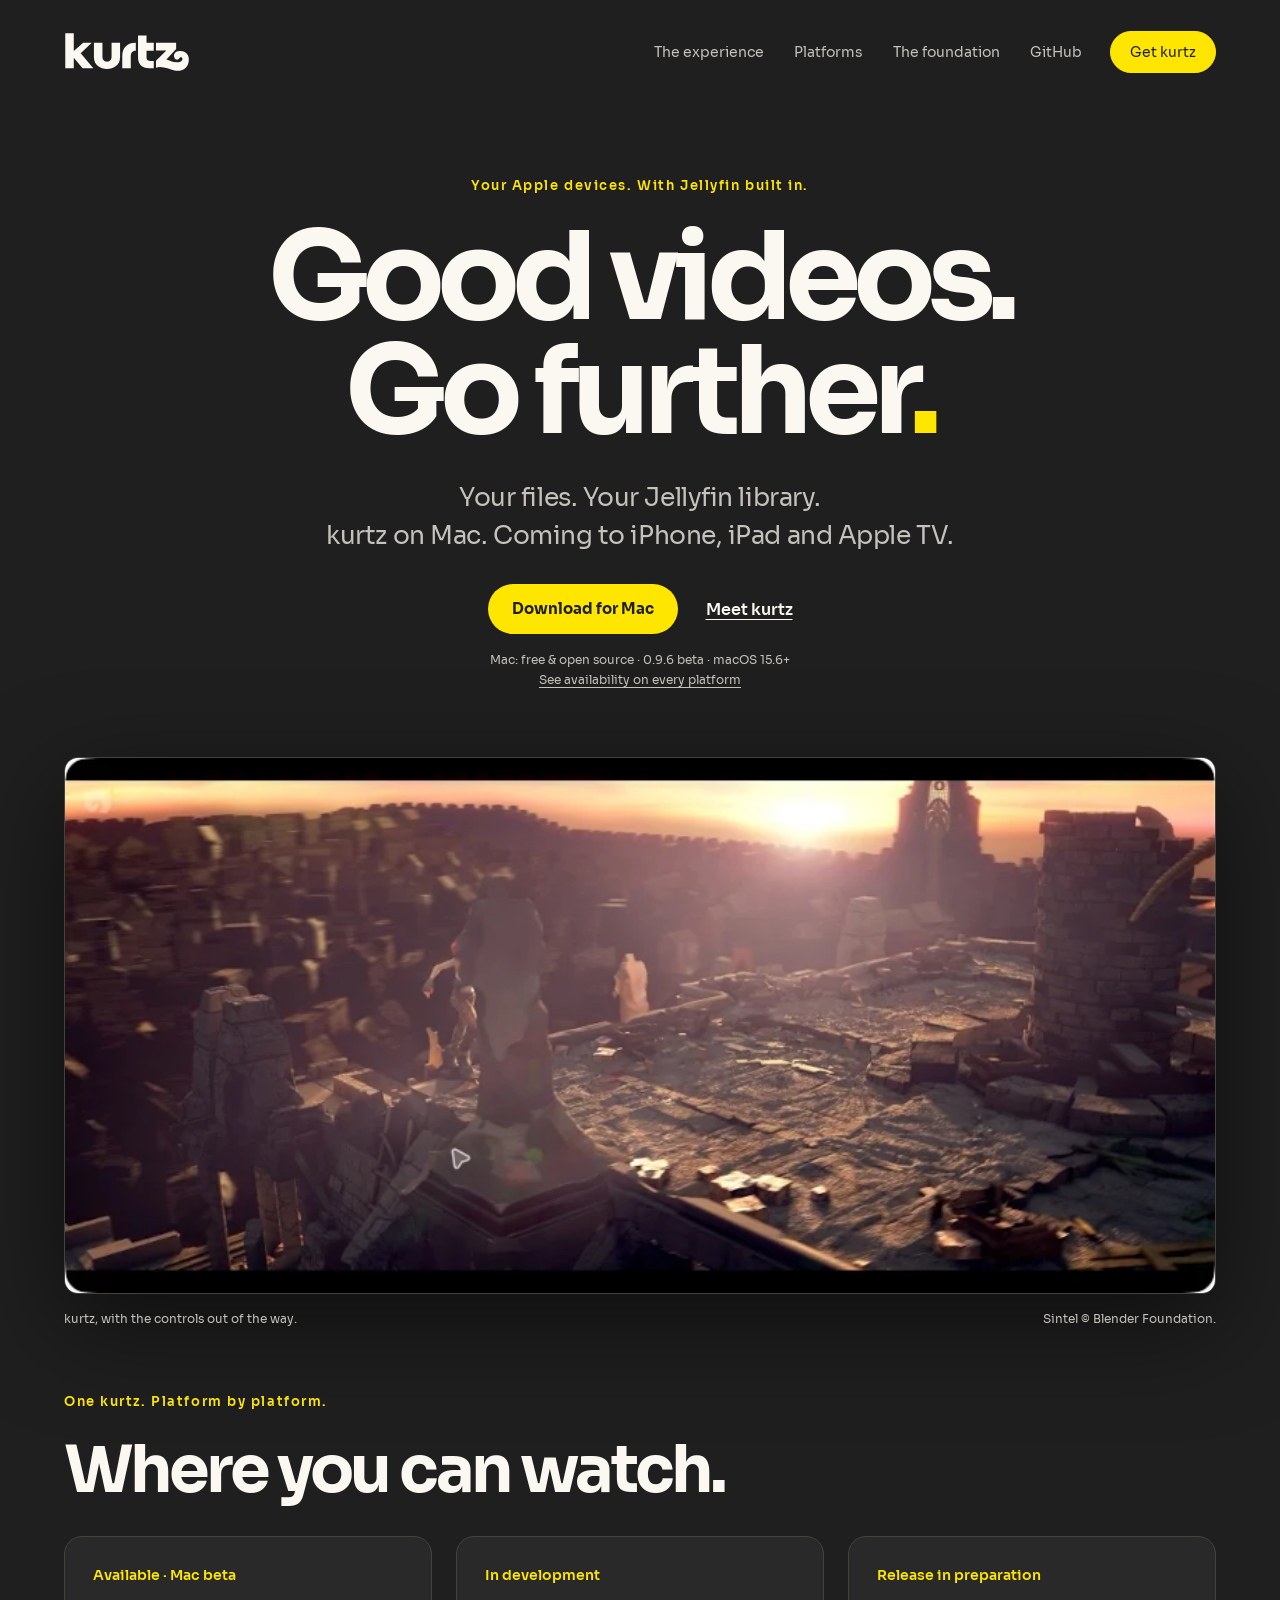
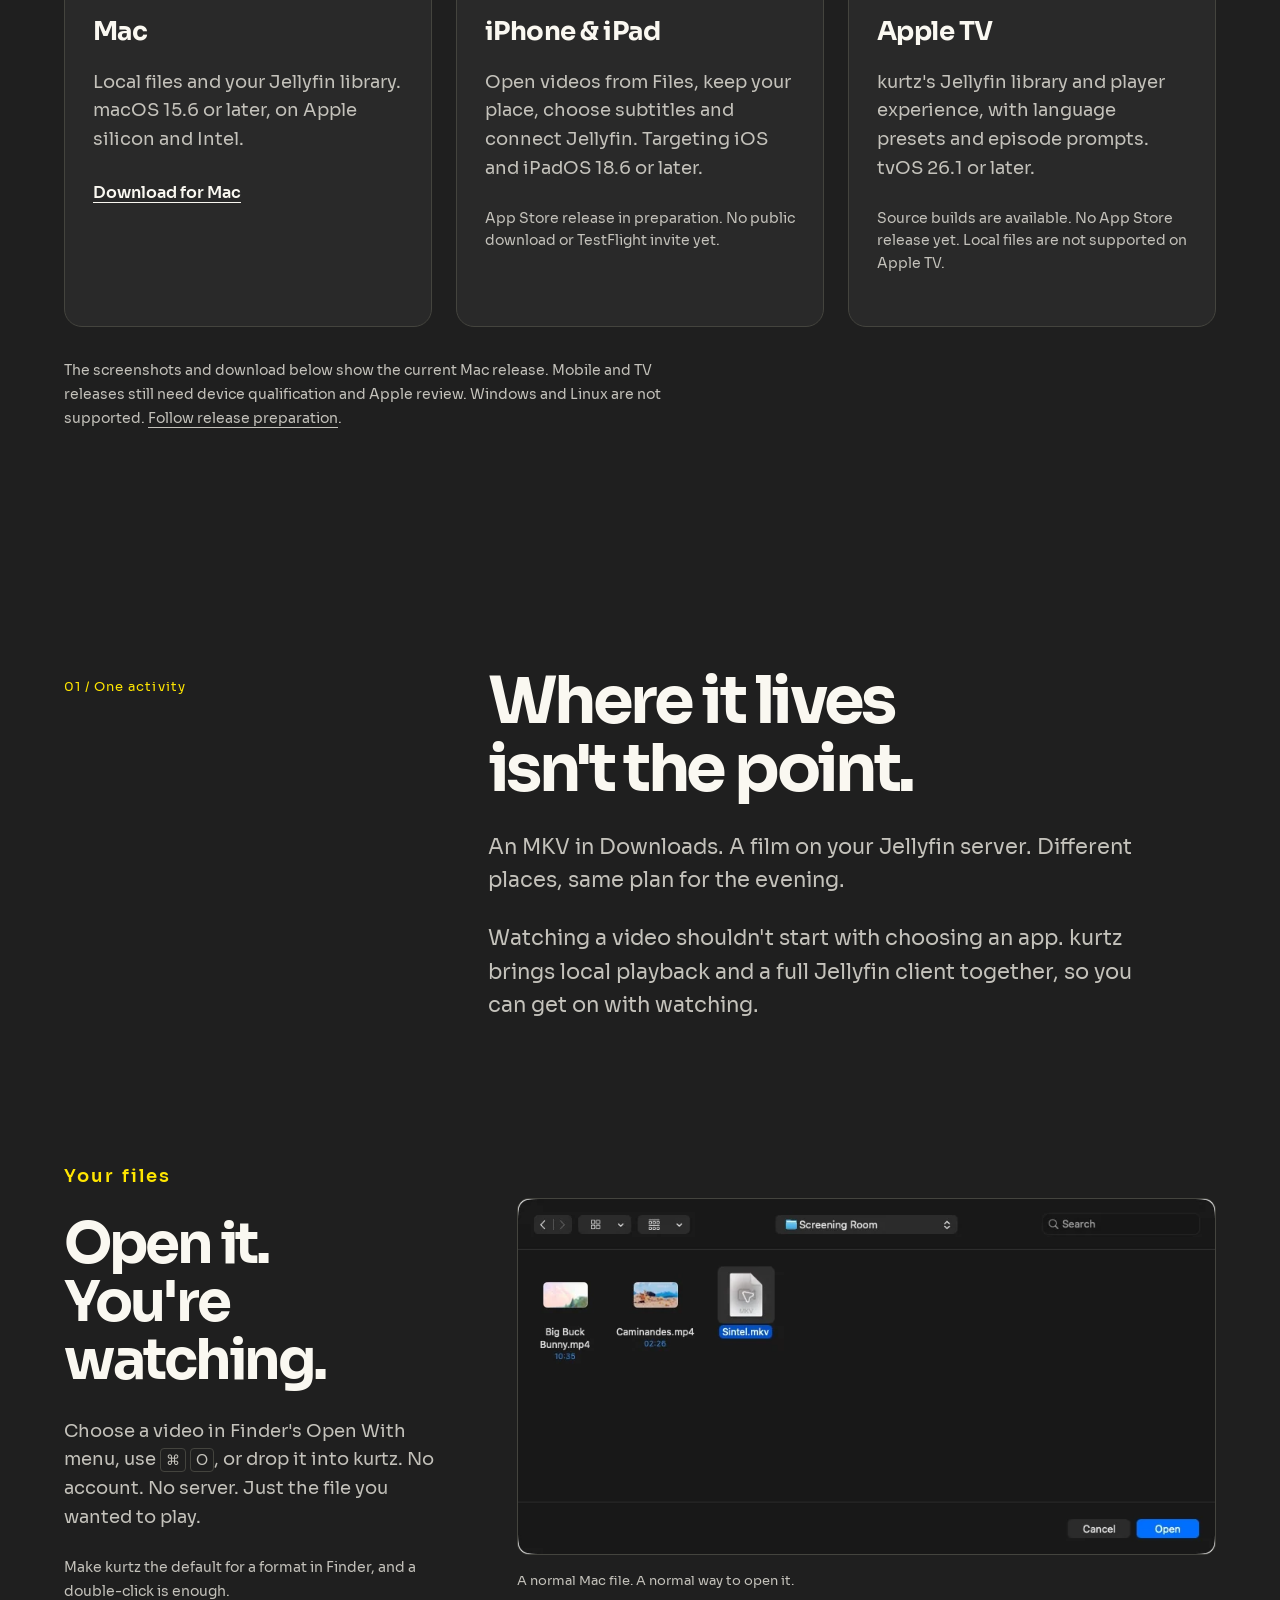
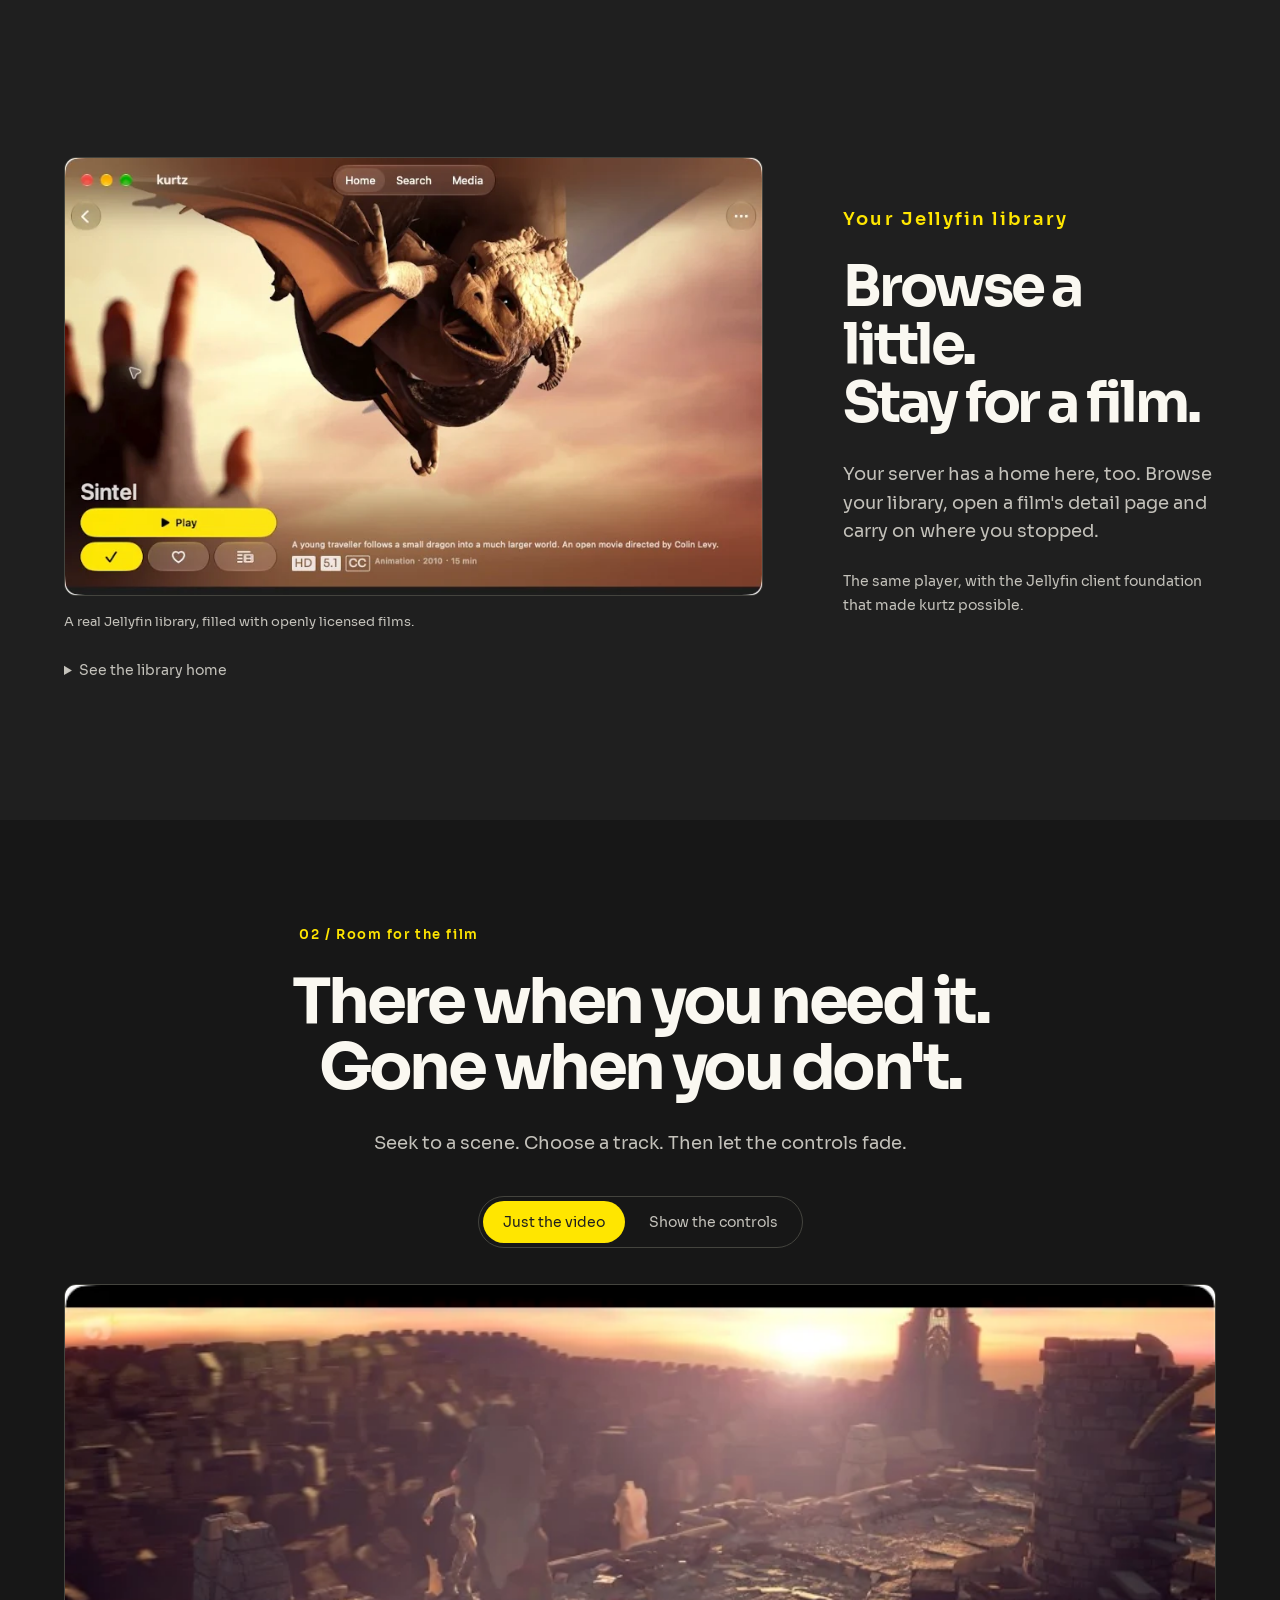
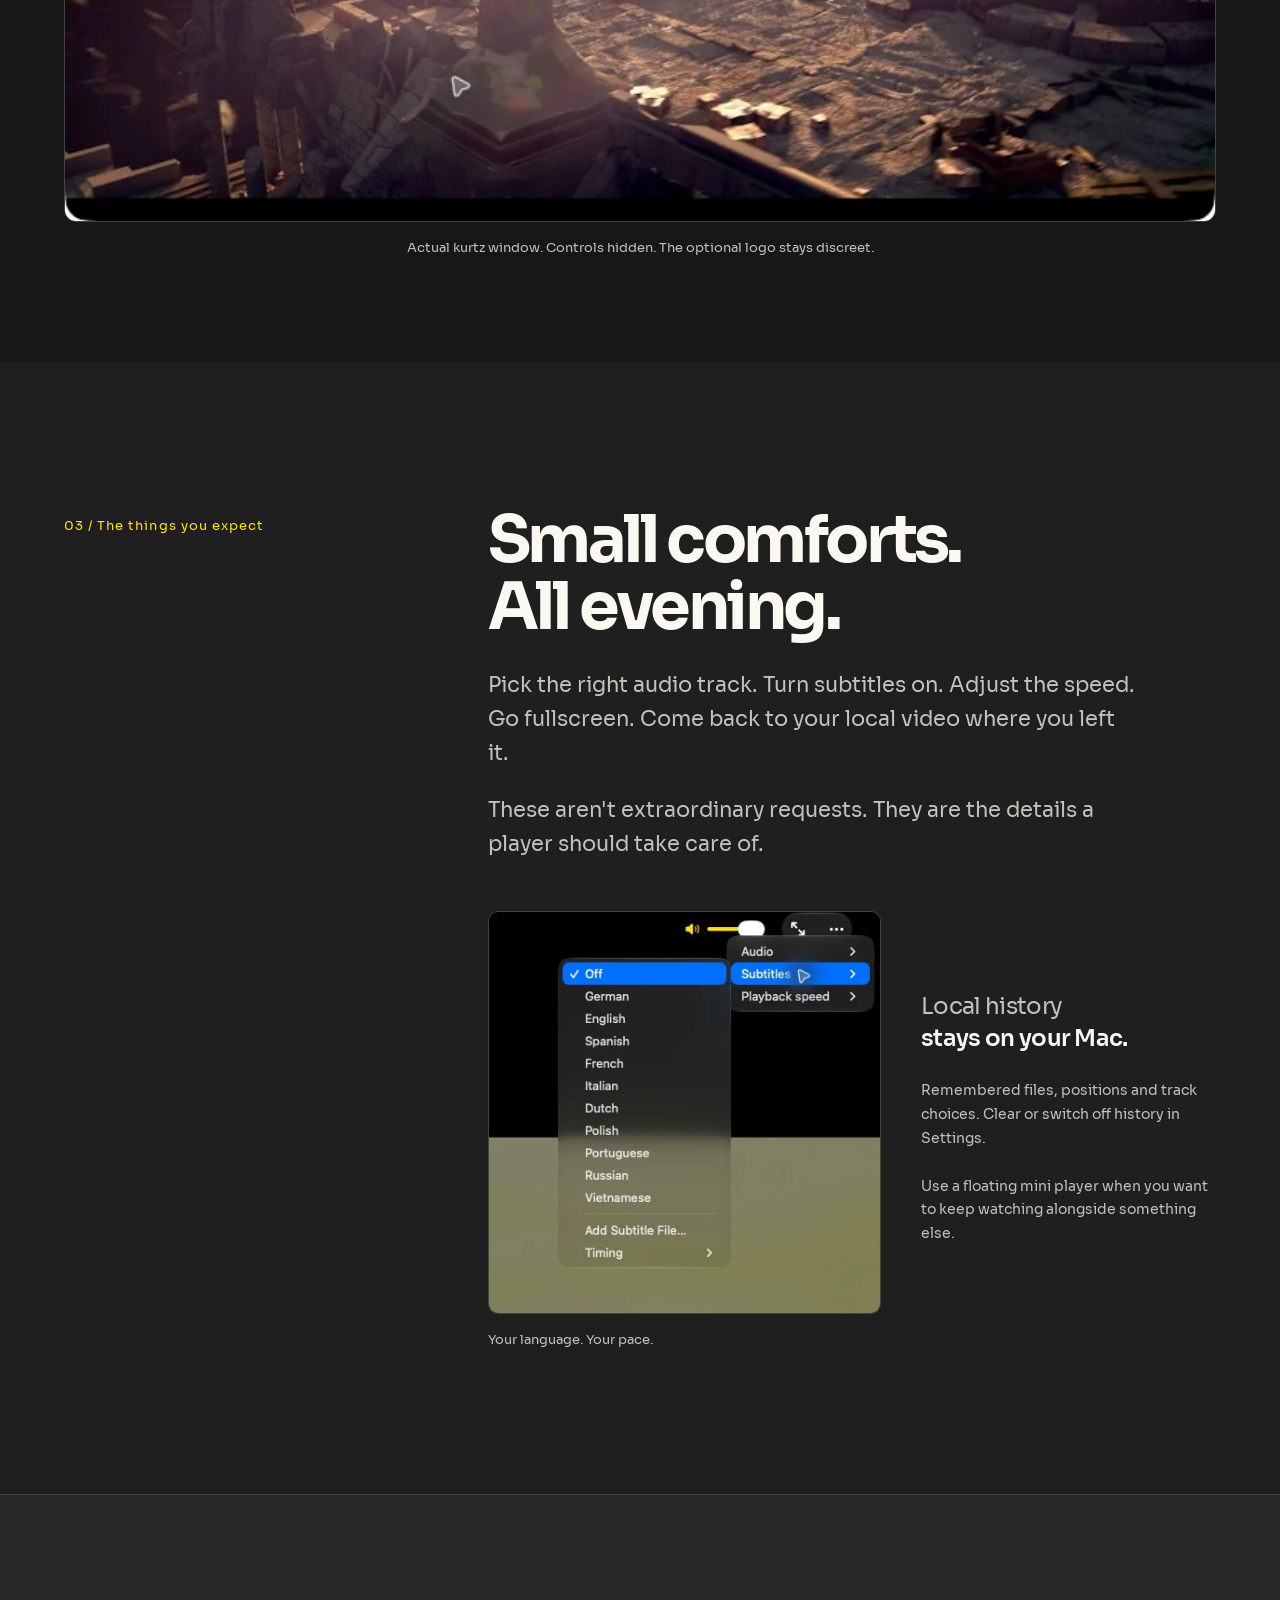
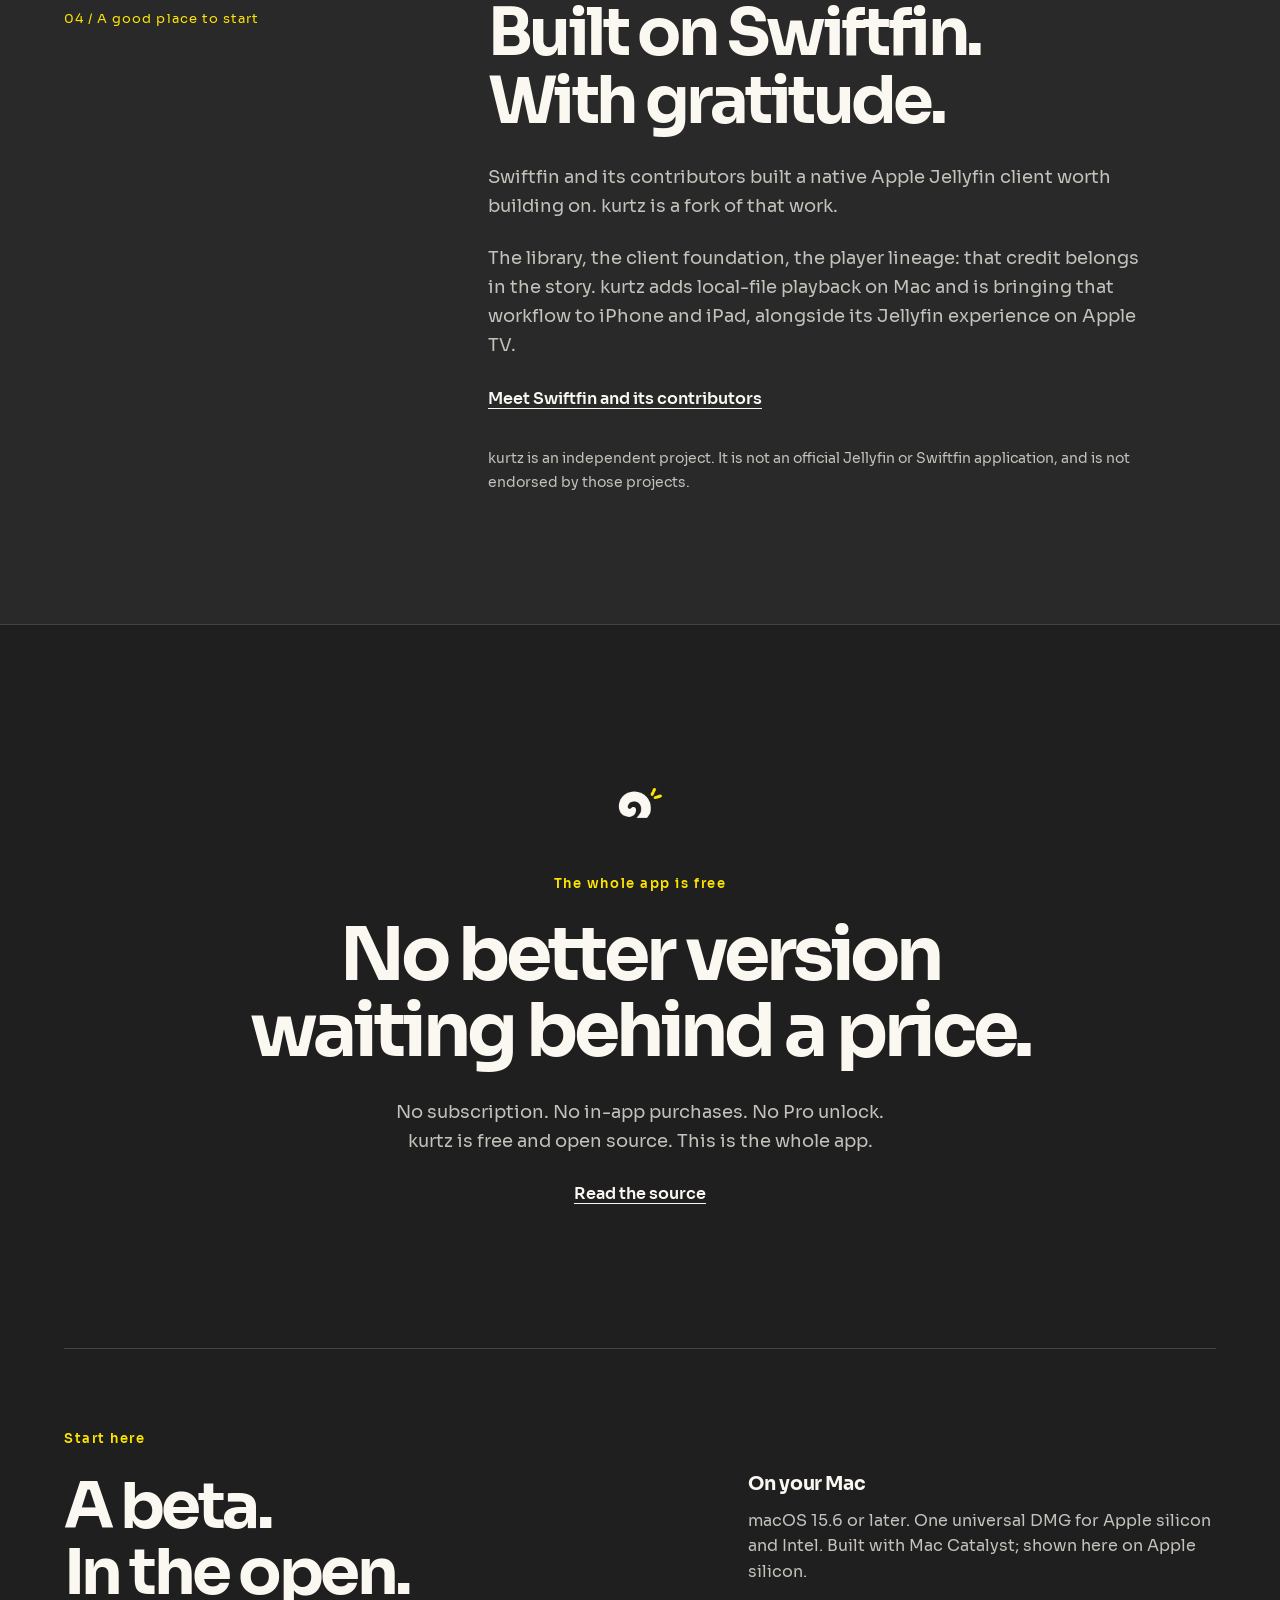
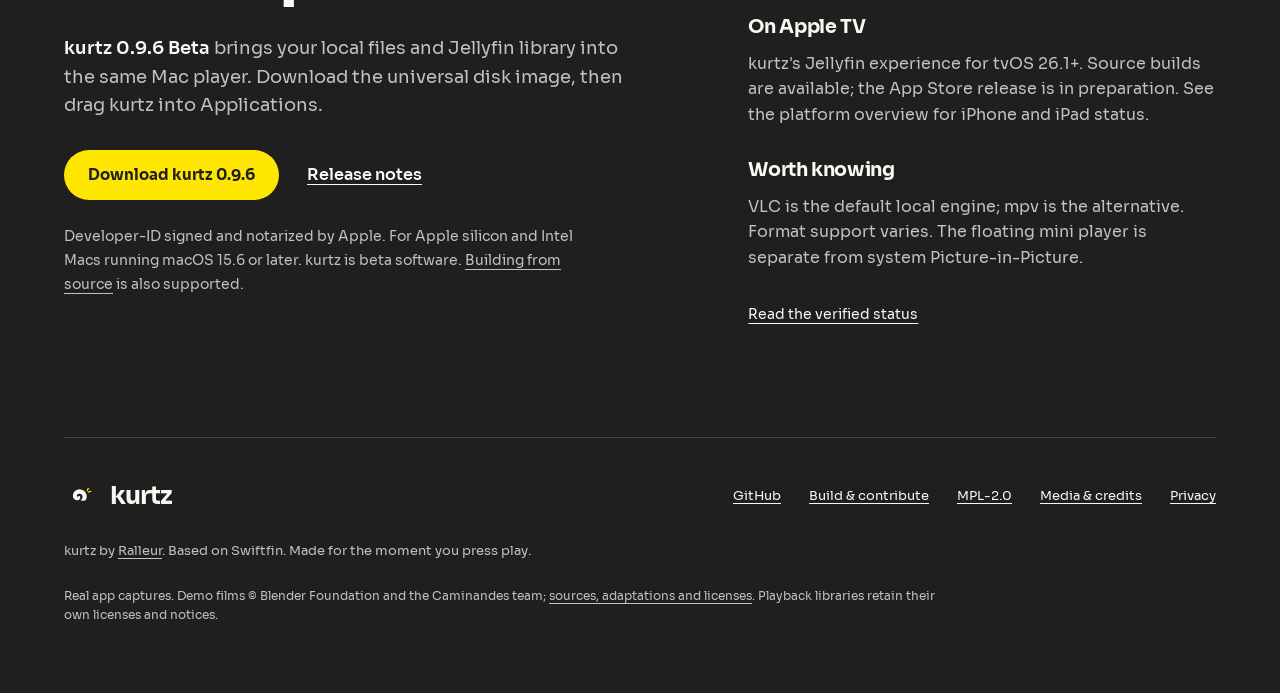
<file: website/index.html>
<!doctype html>
<html lang="en">
<head>
  <meta charset="utf-8">
  <meta name="viewport" content="width=device-width, initial-scale=1">
  <title>kurtz — Good videos go further.</title>
  <meta name="description" content="kurtz for Mac, iPhone, iPad and Apple TV. Mac beta available now; iOS, iPadOS and tvOS releases in preparation. Free and open source, with Jellyfin built in.">
  <meta name="theme-color" content="#1f1f1f">
  <link rel="canonical" href="https://ralleur.github.io/kurtz/">
  <meta property="og:type" content="website">
  <meta property="og:title" content="kurtz — Good videos go further.">
  <meta property="og:description" content="Your files. Your Jellyfin library. Mac beta available now. iPhone, iPad and Apple TV releases in preparation. Free and open source.">
  <meta property="og:url" content="https://ralleur.github.io/kurtz/">
  <meta property="og:image" content="https://ralleur.github.io/kurtz/assets/social-preview.jpg">
  <meta property="og:image:width" content="1200">
  <meta property="og:image:height" content="630">
  <meta name="twitter:card" content="summary_large_image">
  <link rel="icon" type="image/png" href="assets/kurtz-icon.png">
  <link rel="stylesheet" href="style.css">
  <script src="site.js" defer></script>
</head>
<body>
<a class="skip" href="#main">Skip to content</a>
<header class="nav wrap">
  <a class="brand" href="#" aria-label="kurtz home"><img class="wordmark" src="assets/kurtz-wordmark.svg" alt="kurtz" width="400" height="128"></a>
  <nav aria-label="Main navigation"><a href="#experience">The experience</a><a href="#platforms">Platforms</a><a href="#foundation">The foundation</a><a href="https://github.com/ralleur/kurtz">GitHub</a></nav>
  <a class="nav-cta" href="#get-kurtz">Get kurtz</a>
</header>
<main id="main">
  <section class="hero wrap" aria-labelledby="hero-title">
    <p class="eyebrow">Your Apple devices. With Jellyfin built in.</p>
    <h1 id="hero-title">Good videos.<br>Go further<span class="accent">.</span></h1>
    <p class="intro">Your files. Your Jellyfin library.<br>kurtz on Mac. Coming to iPhone, iPad and Apple TV.</p>
    <div class="actions"><a class="button" href="https://github.com/ralleur/kurtz/releases/download/kurtz-0.9.6/kurtz-0.9.6-macOS-universal.dmg">Download for Mac</a><a class="text-link" href="#experience">Meet kurtz</a></div>
    <p class="micro">Mac: free &amp; open source · 0.9.6 beta · macOS 15.6+<br><a href="#platforms">See availability on every platform</a></p>
    <figure class="hero-frame">
      <img src="assets/player-clean-823.webp" srcset="assets/player-clean-768.webp 768w, assets/player-clean-823.webp 823w" sizes="(max-width: 760px) 100vw, min(92vw, 1366px)" width="823" height="383" fetchpriority="high" alt="Sintel playing in the real kurtz Mac window with all playback controls hidden.">
      <figcaption>kurtz, with the controls out of the way. <span>Sintel © Blender Foundation.</span></figcaption>
    </figure>
  </section>

  <section class="platform-overview wrap" id="platforms" aria-labelledby="platforms-title">
    <p class="eyebrow">One kurtz. Platform by platform.</p>
    <h2 id="platforms-title">Where you can watch.</h2>
    <div class="platform-grid">
      <article><p class="availability">Available · Mac beta</p><h3>Mac</h3><p>Local files and your Jellyfin library. macOS 15.6 or later, on Apple silicon and Intel.</p><a class="text-link" href="#get-kurtz">Download for Mac</a></article>
      <article><p class="availability upcoming">In development</p><h3>iPhone &amp; iPad</h3><p>Open videos from Files, keep your place, choose subtitles and connect Jellyfin. Targeting iOS and iPadOS 18.6 or later.</p><p class="detail">App Store release in preparation. No public download or TestFlight invite yet.</p></article>
      <article><p class="availability upcoming">Release in preparation</p><h3>Apple TV</h3><p>kurtz's Jellyfin library and player experience, with language presets and episode prompts. tvOS 26.1 or later.</p><p class="detail">Source builds are available. No App Store release yet. Local files are not supported on Apple TV.</p></article>
    </div>
    <p class="detail">The screenshots and download below show the current Mac release. Mobile and TV releases still need device qualification and Apple review. Windows and Linux are not supported. <a href="https://github.com/ralleur/kurtz/blob/kurtz/docs/release/apple-release-plan.md">Follow release preparation</a>.</p>
  </section>

  <section class="story wrap" id="experience">
    <div class="section-label">01 / One activity</div>
    <div class="story-copy"><h2>Where it lives<br>isn't the point.</h2><p>An MKV in Downloads. A film on your Jellyfin server. Different places, same plan for the evening.</p><p>Watching a video shouldn't start with choosing an app. kurtz brings local playback and a full Jellyfin client together, so you can get on with watching.</p></div>
  </section>

  <section class="moments wrap" aria-label="Two ways to press play">
    <article class="moment">
      <div class="moment-copy"><p class="eyebrow">Your files</p><h2>Open it.<br>You're watching.</h2><p>Choose a video in Finder's Open With menu, use <kbd>⌘</kbd> <kbd>O</kbd>, or drop it into kurtz. No account. No server. Just the file you wanted to play.</p><p class="detail">Make kurtz the default for a format in Finder, and a double-click is enough.</p></div>
      <figure class="window-shot"><img src="assets/local-workflow.webp" width="880" height="448" loading="lazy" alt="The real macOS Open Video panel selecting Sintel.mkv for kurtz."><figcaption>A normal Mac file. A normal way to open it.</figcaption></figure>
    </article>
    <article class="moment library-moment">
      <div class="moment-copy"><p class="eyebrow">Your Jellyfin library</p><h2>Browse a little.<br>Stay for a film.</h2><p>Your server has a home here, too. Browse your library, open a film's detail page and carry on where you stopped.</p><p class="detail">The same player, with the Jellyfin client foundation that made kurtz possible.</p></div>
      <figure class="window-shot"><picture><source media="(max-width: 600px)" srcset="assets/jellyfin-detail.webp"><img src="assets/jellyfin-detail.webp" width="823" height="515" loading="lazy" alt="kurtz’s actual Jellyfin detail page for Sintel, with playback controls and film information."></picture><figcaption>A real Jellyfin library, filled with openly licensed films.</figcaption><details><summary>See the library home</summary><picture><source media="(max-width: 600px)" srcset="assets/jellyfin-home-mobile.webp" width="430" height="363"><img src="assets/jellyfin-home.webp" width="823" height="363" loading="lazy" alt="kurtz’s home page with three openly licensed demo films."></picture></details></figure>
    </article>
  </section>

  <section class="disappear" aria-labelledby="quiet-title">
    <div class="wrap"><p class="eyebrow">02 / Room for the film</p><h2 id="quiet-title">There when you need it.<br>Gone when you don't.</h2><p class="section-intro">Seek to a scene. Choose a track. Then let the controls fade.</p>
      <div class="comparison" data-player-comparison>
        <div class="state-switch" role="group" aria-label="Compare real player captures" hidden><button type="button" aria-pressed="true" data-state="clean">Just the video</button><button type="button" aria-pressed="false" data-state="controls">Show the controls</button></div>
        <figure><img id="comparison-image" src="assets/player-clean-823.webp" width="823" height="383" loading="lazy" alt="kurtz playing Sintel with controls hidden."><figcaption id="comparison-caption" aria-live="polite">Actual kurtz window. Controls hidden. The optional logo stays discreet.</figcaption></figure>
        <noscript><p><a href="assets/player-controls-823.webp">View the matching capture with controls visible.</a></p></noscript>
      </div>
    </div>
  </section>

  <section class="comfort wrap">
    <div class="section-label">03 / The things you expect</div>
    <div class="comfort-content"><h2>Small comforts.<br>All evening.</h2><p>Pick the right audio track. Turn subtitles on. Adjust the speed. Go fullscreen. Come back to your local video where you left it.</p><p>These aren't extraordinary requests. They are the details a player should take care of.</p><div class="comfort-pair"><figure><img src="assets/subtitles.webp" width="420" height="430" loading="lazy" alt="kurtz’s actual subtitle menu with embedded language choices and the external subtitle command."><figcaption>Your language. Your pace.</figcaption></figure><div class="quiet-note"><p>Local history<br><strong>stays on your Mac.</strong></p><p class="detail">Remembered files, positions and track choices. Clear or switch off history in Settings.</p><p class="detail">Use a floating mini player when you want to keep watching alongside something else.</p></div></div></div>
  </section>

  <section class="foundation" id="foundation"><div class="wrap foundation-grid">
    <p class="section-label">04 / A good place to start</p><div><h2>Built on Swiftfin.<br>With gratitude.</h2><p>Swiftfin and its contributors built a native Apple Jellyfin client worth building on. kurtz is a fork of that work.</p><p>The library, the client foundation, the player lineage: that credit belongs in the story. kurtz adds local-file playback on Mac and is bringing that workflow to iPhone and iPad, alongside its Jellyfin experience on Apple TV.</p><a class="text-link" href="https://github.com/jellyfin/Swiftfin">Meet Swiftfin and its contributors</a><p class="detail affiliation">kurtz is an independent project. It is not an official Jellyfin or Swiftfin application, and is not endorsed by those projects.</p></div>
  </div></section>

  <section class="free wrap"><img src="assets/kurtz-icon.png" alt="" width="84" height="84" loading="lazy"><p class="eyebrow">The whole app is free</p><h2>No better version<br>waiting behind a price.</h2><p>No subscription. No in-app purchases. No Pro unlock.<br>kurtz is free and open source. This is the whole app.</p><a class="text-link" href="https://github.com/ralleur/kurtz">Read the source</a></section>

  <section class="get wrap" id="get-kurtz"><div><p class="eyebrow">Start here</p><h2>A beta.<br>In the open.</h2><p><strong>kurtz 0.9.6 Beta</strong> brings your local files and Jellyfin library into the same Mac player. Download the universal disk image, then drag kurtz into Applications.</p><div class="actions"><a class="button" href="https://github.com/ralleur/kurtz/releases/download/kurtz-0.9.6/kurtz-0.9.6-macOS-universal.dmg">Download kurtz 0.9.6</a><a class="text-link" href="https://github.com/ralleur/kurtz/releases/tag/kurtz-0.9.6">Release notes</a></div><p class="detail">Developer-ID signed and notarized by Apple. For Apple silicon and Intel Macs running macOS 15.6 or later. kurtz is beta software. <a href="https://github.com/ralleur/kurtz/blob/kurtz/docs/BUILDING.md">Building from source</a> is also supported.</p></div><div class="platforms"><h3>On your Mac</h3><p>macOS 15.6 or later. One universal DMG for Apple silicon and Intel. Built with Mac Catalyst; shown here on Apple silicon.</p><h3>On Apple TV</h3><p>kurtz's Jellyfin experience for tvOS 26.1+. Source builds are available; the App Store release is in preparation. See the platform overview for iPhone and iPad status.</p><h3>Worth knowing</h3><p>VLC is the default local engine; mpv is the alternative. Format support varies. The floating mini player is separate from system Picture-in-Picture.</p><a href="https://github.com/ralleur/kurtz/blob/kurtz/docs/product-audit.md">Read the verified status</a></div></section>
</main>
<footer class="wrap"><div class="footer-top"><a class="brand" href="#"><img src="assets/kurtz-icon.png" alt="" width="36" height="36">kurtz</a><nav aria-label="Footer"><a href="https://github.com/ralleur/kurtz">GitHub</a><a href="https://github.com/ralleur/kurtz/blob/kurtz/docs/BUILDING.md">Build &amp; contribute</a><a href="https://github.com/ralleur/kurtz/blob/kurtz/LICENSE.md">MPL-2.0</a><a href="credits.html">Media &amp; credits</a><a href="privacy.html">Privacy</a></nav></div><p>kurtz by <a href="https://www.youtube.com/@ralleurapps">Ralleur</a>. Based on Swiftfin. Made for the moment you press play.</p><p class="credits">Real app captures. Demo films © Blender Foundation and the Caminandes team; <a href="credits.html">sources, adaptations and licenses</a>. Playback libraries retain their own licenses and notices.</p></footer>
</body>
</html>
</file>
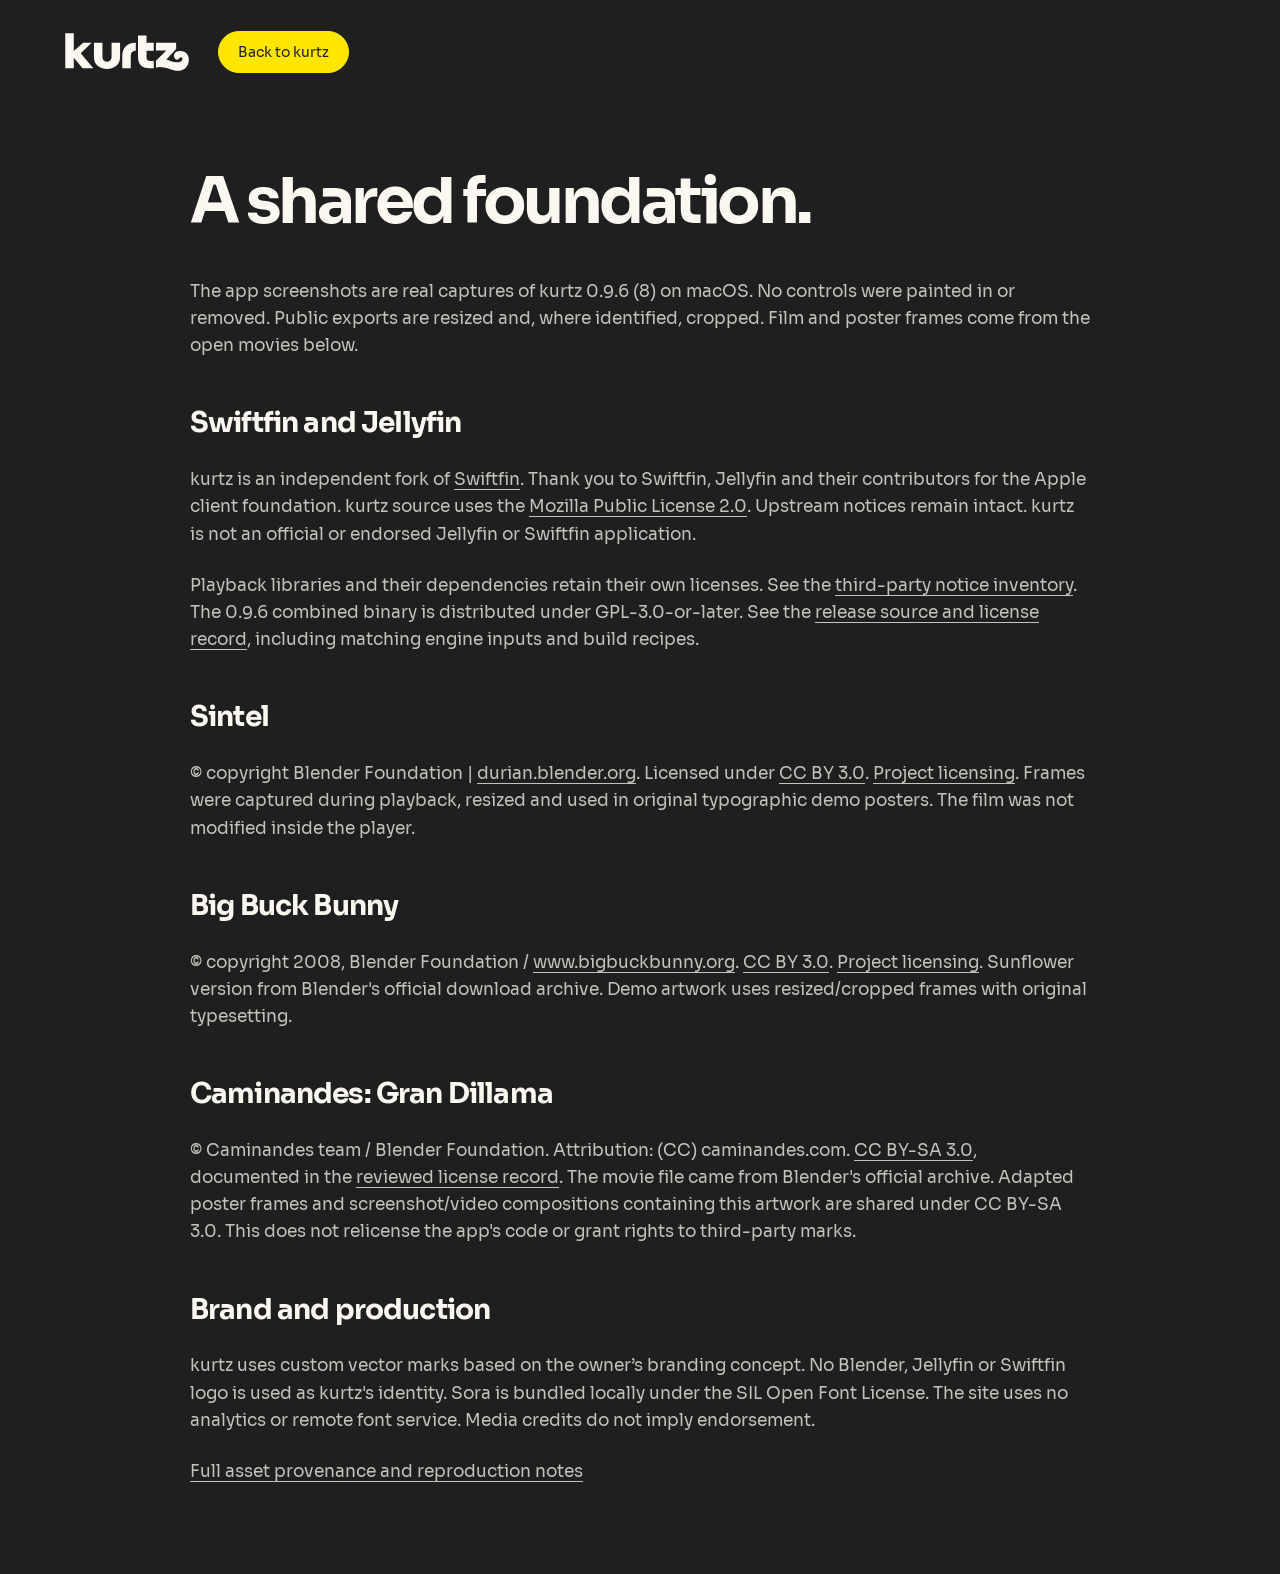
<file: website/credits.html>
<!doctype html><html lang="en"><head><meta charset="utf-8"><meta name="viewport" content="width=device-width, initial-scale=1"><title>kurtz — Media and credits</title><meta name="description" content="Sources, film licenses and upstream acknowledgements for the kurtz launch presentation."><link rel="icon" href="assets/kurtz-icon.png"><link rel="stylesheet" href="style.css"></head><body><header class="nav wrap"><a class="brand" href="./" aria-label="kurtz home"><img class="wordmark" src="assets/kurtz-wordmark.svg" width="400" height="128" alt="kurtz"></a><a class="nav-cta" href="./">Back to kurtz</a></header><main class="wrap credit-page"><h1>A shared foundation.</h1><p>The app screenshots are real captures of kurtz 0.9.6 (8) on macOS. No controls were painted in or removed. Public exports are resized and, where identified, cropped. Film and poster frames come from the open movies below.</p><h2>Swiftfin and Jellyfin</h2><p>kurtz is an independent fork of <a href="https://github.com/jellyfin/Swiftfin">Swiftfin</a>. Thank you to Swiftfin, Jellyfin and their contributors for the Apple client foundation. kurtz source uses the <a href="https://github.com/ralleur/kurtz/blob/kurtz/LICENSE.md">Mozilla Public License 2.0</a>. Upstream notices remain intact. kurtz is not an official or endorsed Jellyfin or Swiftfin application.</p><p>Playback libraries and their dependencies retain their own licenses. See the <a href="https://github.com/ralleur/kurtz/blob/kurtz/Shared/Resources/KurtzThirdPartyNotices.txt">third-party notice inventory</a>. The 0.9.6 combined binary is distributed under GPL-3.0-or-later. See the <a href="https://github.com/ralleur/kurtz/blob/kurtz-0.9.6/docs/release/README.md">release source and license record</a>, including matching engine inputs and build recipes.</p><h2>Sintel</h2><p>© copyright Blender Foundation | <a href="https://durian.blender.org/">durian.blender.org</a>. Licensed under <a href="https://creativecommons.org/licenses/by/3.0/">CC BY 3.0</a>. <a href="https://durian.blender.org/sharing/">Project licensing</a>. Frames were captured during playback, resized and used in original typographic demo posters. The film was not modified inside the player.</p><h2>Big Buck Bunny</h2><p>© copyright 2008, Blender Foundation / <a href="https://www.bigbuckbunny.org/">www.bigbuckbunny.org</a>. <a href="https://creativecommons.org/licenses/by/3.0/">CC BY 3.0</a>. <a href="https://peach.blender.org/about/">Project licensing</a>. Sunflower version from Blender's official download archive. Demo artwork uses resized/cropped frames with original typesetting.</p><h2>Caminandes: Gran Dillama</h2><p>© Caminandes team / Blender Foundation. Attribution: (CC) caminandes.com. <a href="https://creativecommons.org/licenses/by-sa/3.0/">CC BY-SA 3.0</a>, documented in the <a href="https://commons.wikimedia.org/wiki/File:Caminandes_-_Gran_Dillama_-_Blender_Foundation%27s_new_Open_Movie.webm">reviewed license record</a>. The movie file came from Blender's official archive. Adapted poster frames and screenshot/video compositions containing this artwork are shared under CC BY-SA 3.0. This does not relicense the app's code or grant rights to third-party marks.</p><h2>Brand and production</h2><p>kurtz uses custom vector marks based on the owner’s branding concept. No Blender, Jellyfin or Swiftfin logo is used as kurtz's identity. Sora is bundled locally under the SIL Open Font License. The site uses no analytics or remote font service. Media credits do not imply endorsement.</p><p><a href="https://github.com/ralleur/kurtz/blob/kurtz/marketing/sources-and-licenses.md">Full asset provenance and reproduction notes</a></p></main></body></html>
</file>
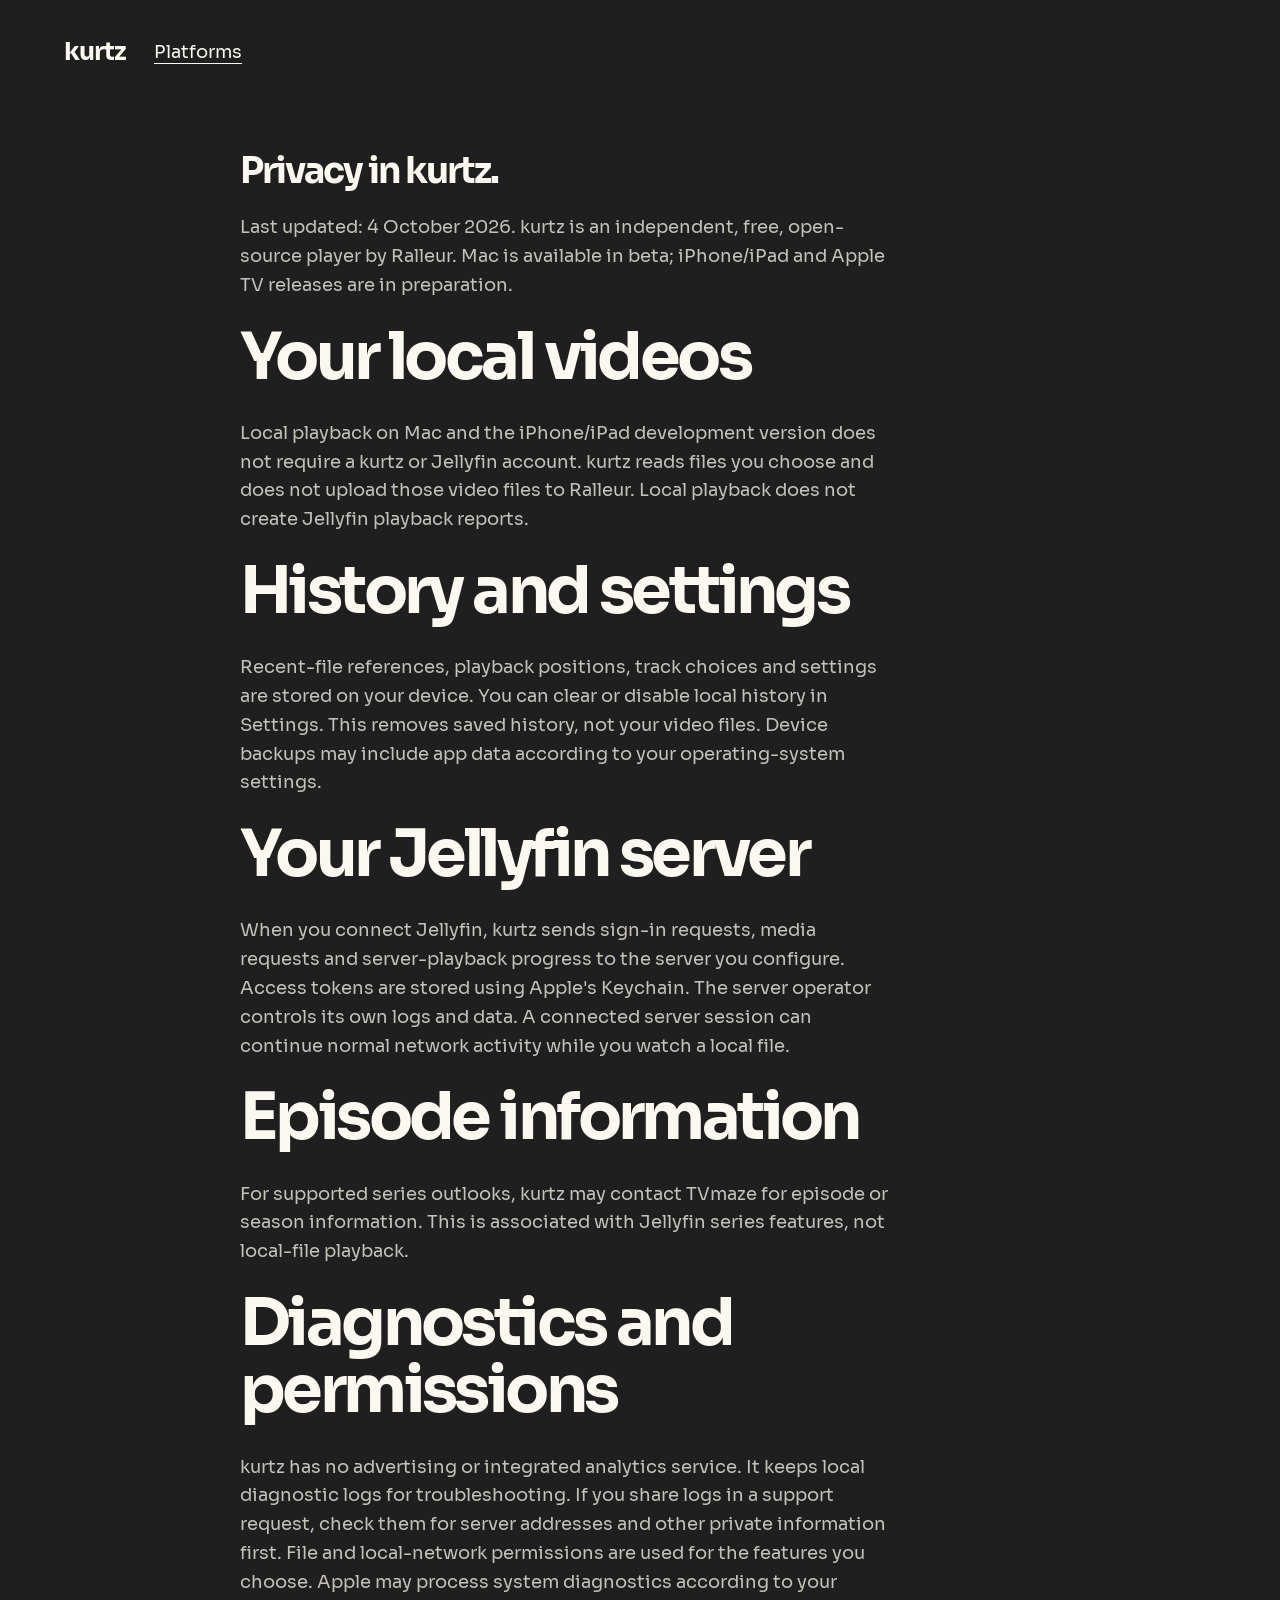
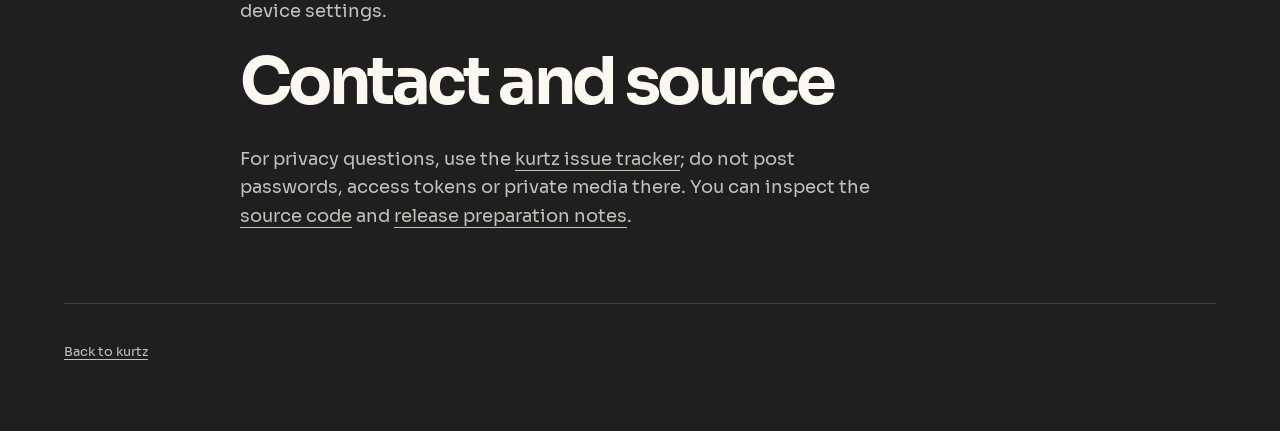
<file: website/privacy.html>
<!doctype html>
<html lang="en">
<head>
  <meta charset="utf-8">
  <meta name="viewport" content="width=device-width, initial-scale=1">
  <title>kurtz — Privacy</title>
  <meta name="description" content="How kurtz handles local videos, playback history and connections to your Jellyfin server.">
  <link rel="stylesheet" href="style.css">
</head>
<body>
<header class="nav wrap"><a class="brand" href="index.html">kurtz</a><a href="index.html#platforms">Platforms</a></header>
<main class="wrap" style="max-width: 800px; padding-block: 48px;">
  <h1>Privacy in kurtz.</h1>
  <p>Last updated: 4 October 2026. kurtz is an independent, free, open-source player by Ralleur. Mac is available in beta; iPhone/iPad and Apple TV releases are in preparation.</p>
  <h2>Your local videos</h2>
  <p>Local playback on Mac and the iPhone/iPad development version does not require a kurtz or Jellyfin account. kurtz reads files you choose and does not upload those video files to Ralleur. Local playback does not create Jellyfin playback reports.</p>
  <h2>History and settings</h2>
  <p>Recent-file references, playback positions, track choices and settings are stored on your device. You can clear or disable local history in Settings. This removes saved history, not your video files. Device backups may include app data according to your operating-system settings.</p>
  <h2>Your Jellyfin server</h2>
  <p>When you connect Jellyfin, kurtz sends sign-in requests, media requests and server-playback progress to the server you configure. Access tokens are stored using Apple's Keychain. The server operator controls its own logs and data. A connected server session can continue normal network activity while you watch a local file.</p>
  <h2>Episode information</h2>
  <p>For supported series outlooks, kurtz may contact TVmaze for episode or season information. This is associated with Jellyfin series features, not local-file playback.</p>
  <h2>Diagnostics and permissions</h2>
  <p>kurtz has no advertising or integrated analytics service. It keeps local diagnostic logs for troubleshooting. If you share logs in a support request, check them for server addresses and other private information first. File and local-network permissions are used for the features you choose. Apple may process system diagnostics according to your device settings.</p>
  <h2>Contact and source</h2>
  <p>For privacy questions, use the <a href="https://github.com/ralleur/kurtz/issues">kurtz issue tracker</a>; do not post passwords, access tokens or private media there. You can inspect the <a href="https://github.com/ralleur/kurtz">source code</a> and <a href="https://github.com/ralleur/kurtz/blob/kurtz/docs/release/app-review.md">release preparation notes</a>.</p>
</main>
<footer class="wrap"><p><a href="index.html">Back to kurtz</a></p></footer>
</body>
</html>
</file>
<file: website/style.css>
@font-face{font-family:Sora;font-style:normal;font-weight:400;font-display:swap;src:url(assets/fonts/Sora-Regular.woff2) format("woff2")}
@font-face{font-family:Sora;font-style:normal;font-weight:600;font-display:swap;src:url(assets/fonts/Sora-SemiBold.woff2) format("woff2")}
@font-face{font-family:Sora;font-style:normal;font-weight:700;font-display:swap;src:url(assets/fonts/Sora-Bold.woff2) format("woff2")}
:root{color-scheme:dark;--bg:#1f1f1f;--panel:#292929;--ink:#faf8f1;--muted:#c4c2bb;--accent:#ffe600;--line:#44443e;font-family:"Sora",-apple-system,BlinkMacSystemFont,"Segoe UI",sans-serif;font-synthesis:none}*{box-sizing:border-box}html{scroll-behavior:smooth;scroll-padding-top:32px}body{margin:0;background:var(--bg);color:var(--ink);font-size:18px;line-height:1.6}a{color:inherit;text-underline-offset:.25em}a:hover{color:var(--accent)}button,a{-webkit-tap-highlight-color:transparent}button{font:inherit}button:focus-visible,a:focus-visible{outline:3px solid var(--accent);outline-offset:6px;border-radius:4px}img{max-width:100%;height:auto;display:block}figure{margin:0}figcaption{color:var(--muted);font-size:13px;line-height:1.5;margin-top:16px}h1,h2,h3,p{margin-top:0}h1,h2{font-weight:650;letter-spacing:-.055em;line-height:1.03}h2{font-size:clamp(38px,5.1vw,70px);margin-bottom:28px}h3{font-size:19px;letter-spacing:-.02em;margin:0 0 8px}p{color:var(--muted);max-width:650px;margin-bottom:24px}strong{color:var(--ink);font-weight:600}.wrap{width:min(1366px,90%);margin-inline:auto}.skip{position:absolute;left:16px;top:-100px;padding:12px;background:var(--ink);color:var(--bg);z-index:20}.skip:focus{top:16px}.nav{display:flex;align-items:center;gap:28px;height:104px}.brand{display:flex;align-items:center;gap:10px;text-decoration:none;font-size:25px;font-weight:650;letter-spacing:-.04em}.brand .wordmark{width:126px;height:auto;border-radius:0;flex-shrink:0}.nav nav{margin-left:auto;display:flex;gap:30px;font-size:14px}.nav nav a{text-decoration:none;color:#c4c2bb}.nav-cta{font-size:14px;text-decoration:none;border:1px solid #44443e;border-radius:30px;padding:9px 19px}.hero{text-align:center;padding-top:72px}.eyebrow{font-size:13px;font-weight:600;letter-spacing:.12em;text-transform:none;color:var(--accent);margin-bottom:24px}.hero .eyebrow,.hero p{margin-inline:auto}.hero h1{font-size:clamp(72px,9.5vw,136px);margin:0 0 30px;line-height:.94;letter-spacing:-.065em}.accent{color:var(--accent)}.intro{font-size:clamp(19px,2vw,25px);line-height:1.5;letter-spacing:-.018em}.actions{display:flex;align-items:center;gap:28px;flex-wrap:wrap;margin:30px 0 16px}.hero .actions{justify-content:center}.button{display:inline-flex;background:#ffe600;color:#1f1f1f;text-decoration:none;padding:13px 24px;border-radius:28px;font-size:15px;font-weight:650}.button:hover{background:#faf8f1;color:#1f1f1f}.text-link{font-size:16px;font-weight:550}.micro{font-size:12px;color:#c4c2bb}.hero-frame{margin-top:68px}.hero-frame img{width:100%;border-radius:14px;box-shadow:0 30px 100px #0008;border:1px solid #44443e}.hero-frame figcaption{display:flex;justify-content:space-between;gap:20px;font-size:12px}.story{display:grid;grid-template-columns:1fr 2fr;gap:60px;padding:150px 0 115px}.section-label{font-size:13px;color:var(--accent);letter-spacing:.08em;text-transform:none;padding-top:9px}.story-copy{max-width:720px}.story-copy p{font-size:21px}.moment{display:grid;grid-template-columns:.8fr 1.5fr;gap:80px;align-items:center;margin-bottom:130px}.moment h2{font-size:clamp(38px,4.4vw,58px)}.moment-copy p{font-size:18px}.moment-copy .detail,.detail{font-size:14px;color:var(--muted);line-height:1.7}.window-shot img{width:100%;border:1px solid #44443e;border-radius:12px}.library-moment{grid-template-columns:1.5fr .8fr}.library-moment .moment-copy{order:2}.library-moment .window-shot{order:1}.disappear{padding:105px 0;background:#171717;text-align:center}.disappear h2{font-size:clamp(36px,5vw,66px)}.section-intro{margin:0 auto 34px}.state-switch{display:inline-flex;border:1px solid #44443e;padding:4px;border-radius:40px;margin:4px auto 36px;gap:4px}.state-switch[hidden]{display:none}.state-switch button{border:0;border-radius:30px;background:transparent;color:#c4c2bb;padding:10px 20px;font-size:14px;cursor:pointer}.state-switch button[aria-pressed=true]{background:#ffe600;color:#1f1f1f}.comparison img{width:100%;border-radius:12px;border:1px solid #44443e}.comfort{display:grid;grid-template-columns:1fr 2fr;gap:60px;padding:145px 0}.comfort-content>p{font-size:21px}.comfort-pair{display:grid;grid-template-columns:1.2fr .9fr;gap:40px;align-items:center;margin-top:50px}.comfort-pair img{border-radius:10px;border:1px solid var(--line)}.quiet-note>p:first-child{font-size:23px;line-height:1.4;letter-spacing:-.03em}.foundation{background:#292929;border-top:1px solid #44443e;border-bottom:1px solid #44443e;padding:105px 0}.foundation-grid{display:grid;grid-template-columns:1fr 2fr;gap:60px}.foundation p{max-width:660px}.affiliation{margin-top:35px}.free{padding:140px 0;text-align:center}.free img{margin:0 auto 25px;border-radius:23px}.free p{margin-inline:auto}.free h2{font-size:clamp(38px,5.8vw,80px)}.free>.eyebrow{margin-bottom:22px}.get{display:grid;grid-template-columns:1.25fr 1fr;gap:100px;padding:80px 0 110px;border-top:1px solid var(--line)}.get h2{font-size:64px}.get .detail{max-width:530px;margin-top:25px}.platforms{padding-top:40px}.platforms p{font-size:16px;margin-bottom:28px}.platforms a{font-size:14px}footer{border-top:1px solid var(--line);padding:38px 0 44px}.footer-top{display:flex;justify-content:space-between;align-items:center;gap:30px;margin-bottom:25px}.footer-top nav{display:flex;gap:28px;font-size:13px;flex-wrap:wrap}footer p{font-size:13px;max-width:880px}.credits{font-size:12px;color:#c4c2bb}kbd{font:inherit;font-size:14px;border:1px solid #44443e;border-radius:4px;padding:2px 5px}.credit-page{max-width:900px;padding:65px 0}.credit-page h1{font-size:64px}.credit-page h2{font-size:28px;letter-spacing:-.03em;margin-top:50px}.credit-page p,.credit-page li{font-size:17px}.credit-page p{max-width:100%}@media(max-width:1000px){.wrap{width:90%}.nav nav{gap:20px}.moment{gap:38px}.story,.comfort,.foundation-grid{grid-template-columns:1fr 2.5fr;gap:32px}.get{gap:60px}.comfort-pair{grid-template-columns:1fr}.hero{padding-top:48px}.hero-frame{margin-top:50px}}@media(max-width:700px){body{font-size:17px}.wrap{width:89%}.nav{height:80px;gap:14px}.nav nav a:not(:last-child){display:none}.nav nav{margin-left:auto}.brand{font-size:22px}.brand .wordmark{width:108px;height:auto}.nav-cta{padding:8px 14px;font-size:13px}.hero{padding-top:46px}.hero .eyebrow{font-size:11px;letter-spacing:.07em}.hero h1{font-size:clamp(64px,14vw,96px)}.hero .intro{font-size:19px}.hero .actions{gap:24px}.hero-frame{width:112.36%;margin-left:-6.18%;margin-top:45px}.hero-frame img{border-radius:0;border-left:0;border-right:0;min-height:270px;object-fit:cover;object-position:65% center}.hero-frame figcaption{display:block;padding:0 20px;font-size:11px}.hero-frame figcaption span{display:block;margin-top:4px}.story,.comfort,.foundation-grid{display:block}.story{padding:84px 0 65px}.section-label{margin-bottom:28px}.story-copy p,.comfort-content>p{font-size:18px}.moment,.library-moment{display:flex;flex-direction:column;gap:28px;align-items:stretch;margin-bottom:80px}.library-moment .moment-copy{order:0}.library-moment .window-shot{order:1}.moment-copy{max-width:520px}.window-shot picture img{max-height:540px;object-fit:contain;background:#1b1b1b}.window-shot figcaption{font-size:12px}.disappear{padding:74px 0}.disappear h2{font-size:38px}.state-switch button{padding:10px 14px;font-size:13px}.comparison figure{overflow:auto}.comparison img{max-width:none;width:820px;height:auto}.comparison figcaption{text-align:left;font-size:12px}.comfort{padding:80px 0}.comfort-pair{gap:26px}.comfort-pair figure{max-width:100%}.quiet-note{padding-top:5px}.foundation{padding:70px 0}.foundation h2{font-size:40px}.free{padding:85px 0}.free h2{font-size:42px}.free p{font-size:17px}.get{display:block;padding:65px 0}.get h2{font-size:54px}.platforms{border-top:1px solid var(--line);margin-top:42px;padding-top:32px}.footer-top{align-items:flex-start;flex-direction:column}.footer-top nav{gap:15px 24px}.credit-page h1{font-size:45px}}@media(prefers-reduced-motion:reduce){html{scroll-behavior:auto}*,*::before,*::after{animation:none!important;transition:none!important}}
details{margin-top:20px;font-size:14px;color:var(--muted)}summary{cursor:pointer;padding:8px 0}details[open] img{margin-top:14px}

/* Public availability is separate from platform build support. */
.platform-overview { padding-block: 64px; scroll-margin-top: 24px; }
.platform-grid { display: grid; grid-template-columns: repeat(3, minmax(0, 1fr)); gap: 24px; margin-block: 32px; }
.platform-grid article { padding: 28px; border: 1px solid #44443e; border-radius: 18px; background: #292929; }
.platform-grid h3 { font-size: 1.6rem; margin-block: 16px; }
.platform-grid p { line-height: 1.6; }
.availability { color: #ffe600; font-size: .85rem; font-weight: 600; }
.availability.upcoming { color: #ffe600; }
@media (max-width: 850px) { .platform-grid { grid-template-columns: 1fr; } }

/* kurtz: brand accents keep dark text for contrast. */
.button,.nav-cta{background:var(--accent);color:#1f1f1f;border-color:var(--accent)}.button:hover,.nav-cta:hover{background:#faf8f1;color:#1f1f1f}.wordmark{width:142px}.hero h1{font-weight:700;letter-spacing:-.065em}.hero-frame{border-color:#45443a}.brand img:not(.wordmark){border-radius:22%}

.platform-grid article{background:var(--panel);border-color:var(--line)}.availability,.availability.upcoming{color:var(--accent)}.nav nav a,.credits{color:var(--muted)}
</file>
